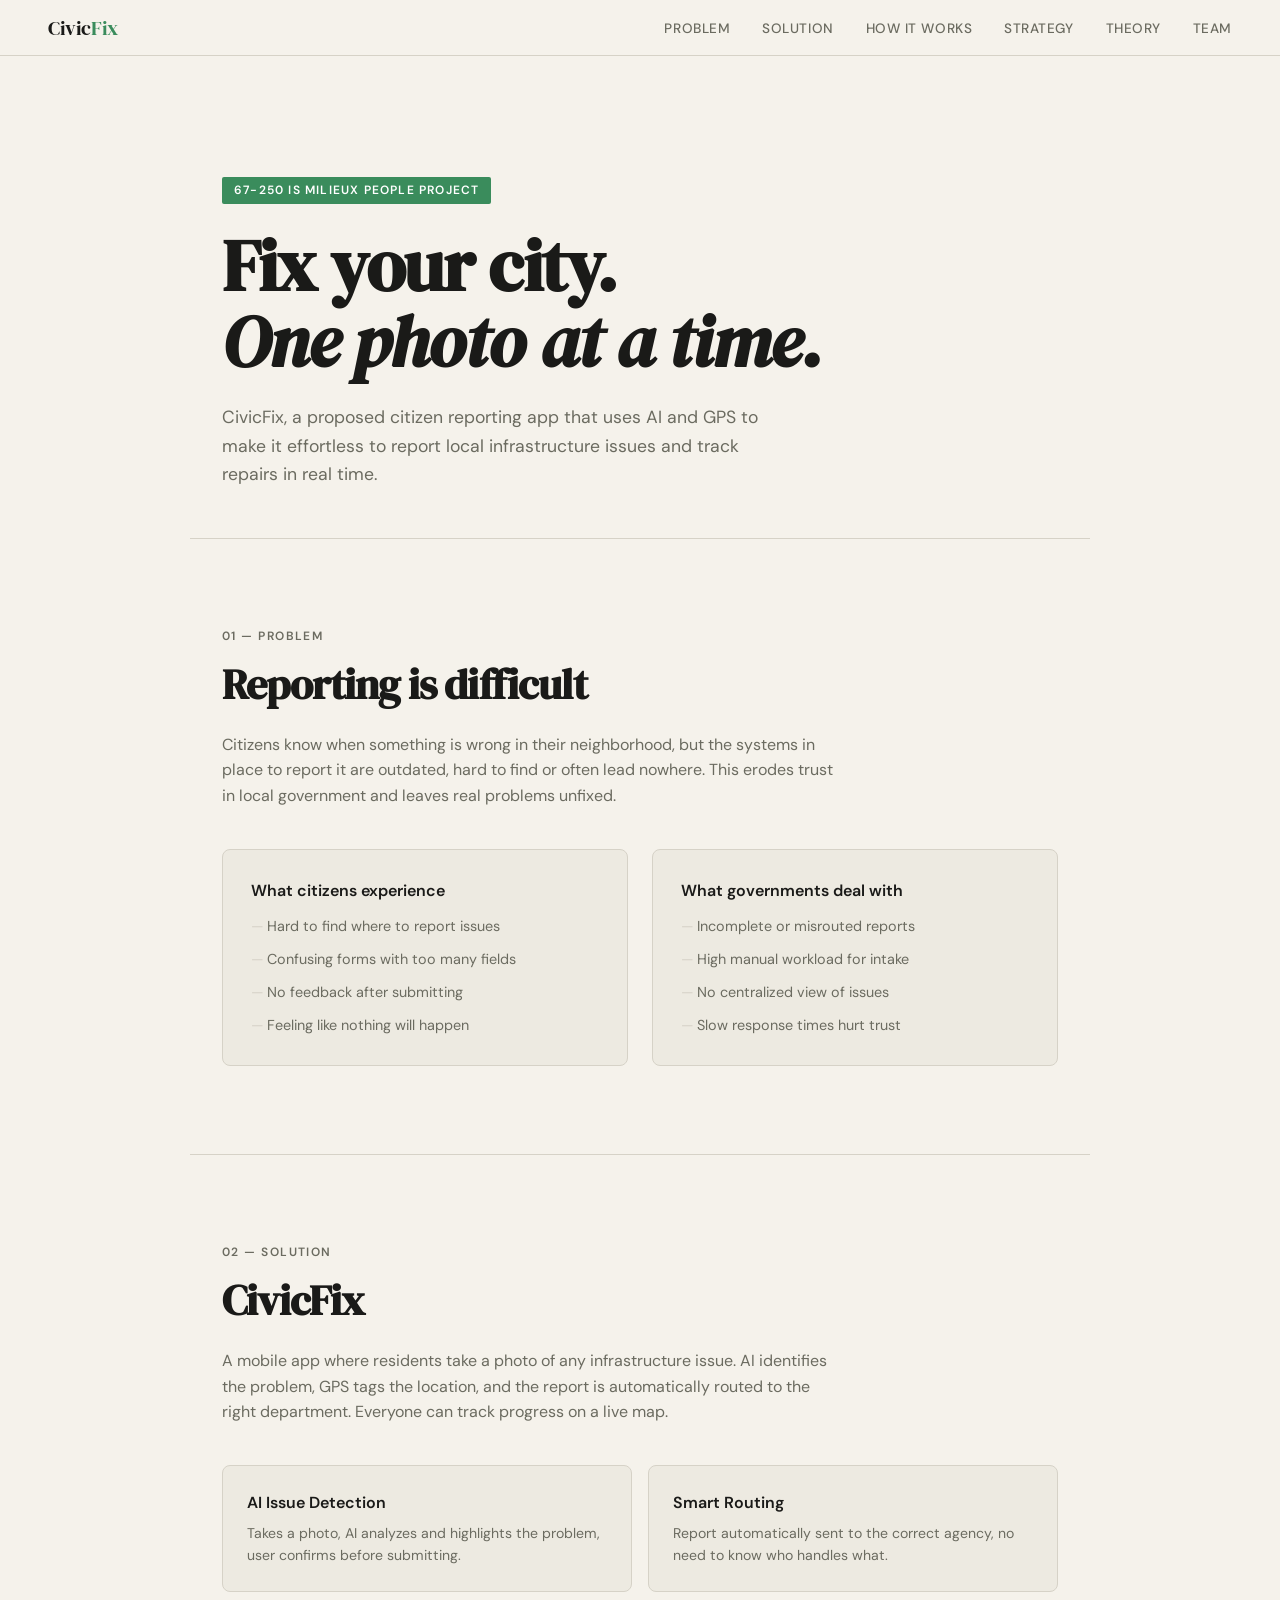
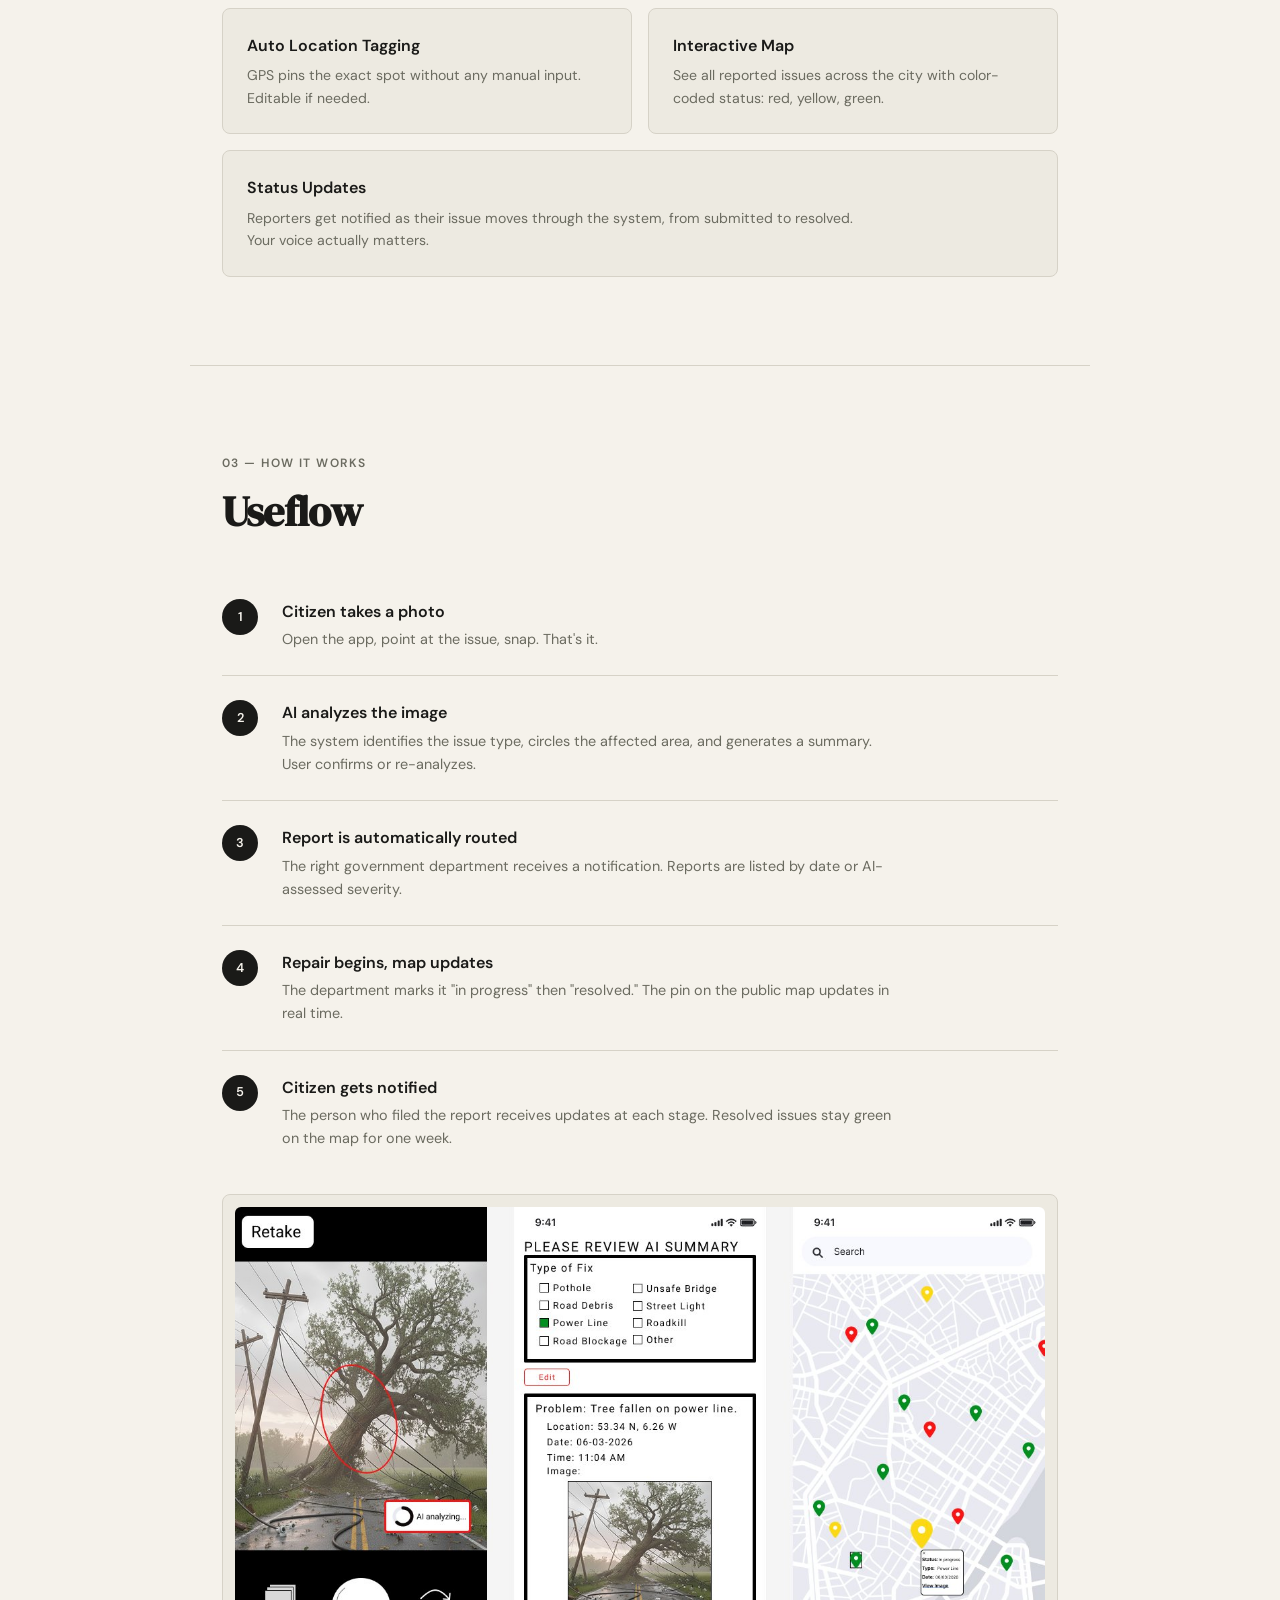
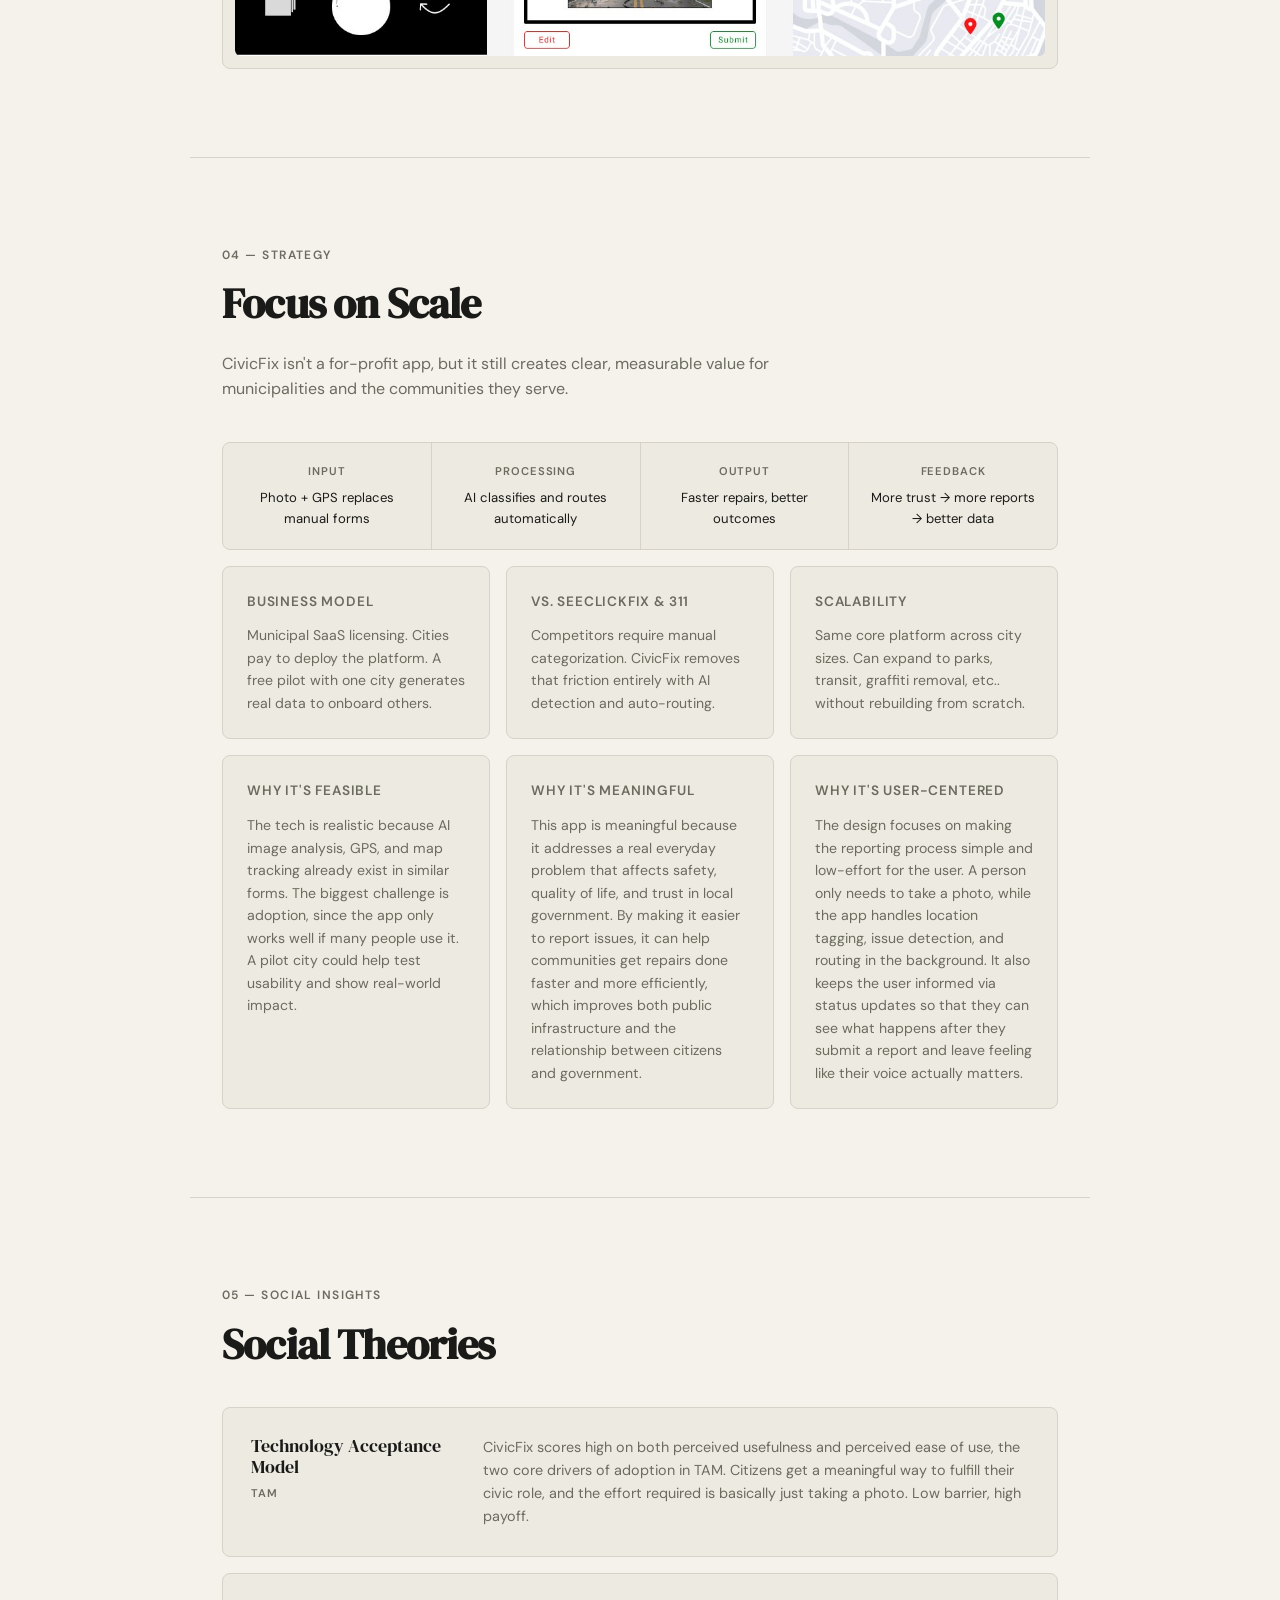
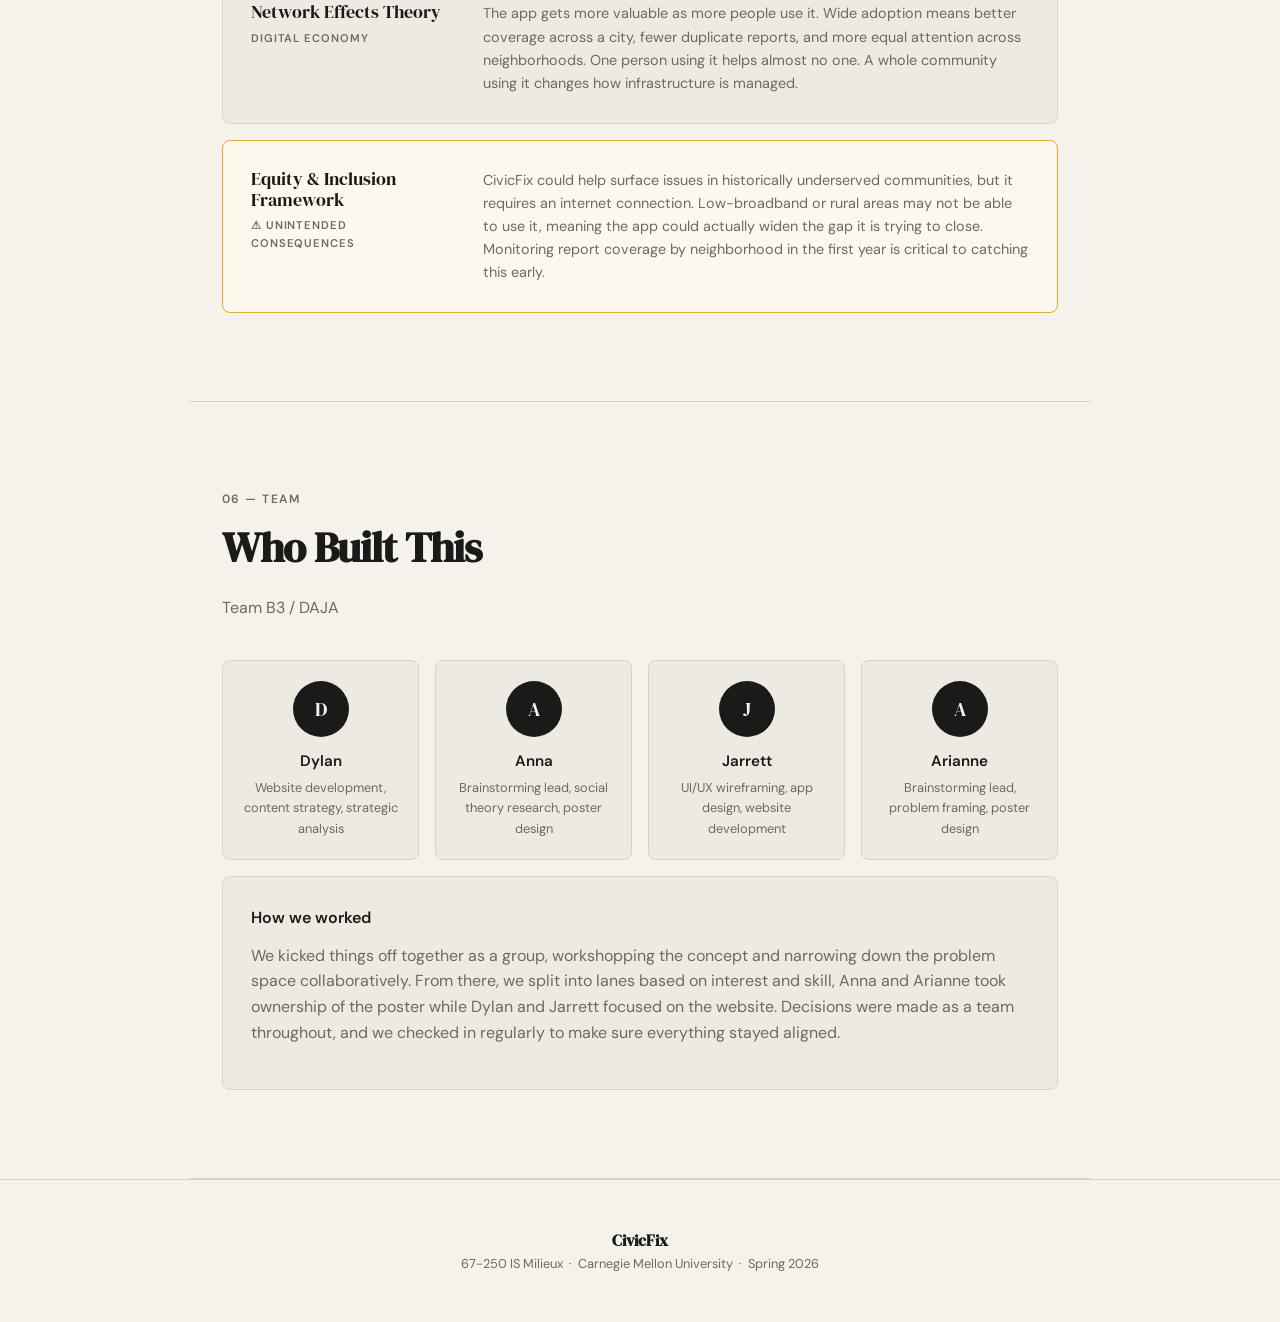
<file: index.html>
<!DOCTYPE html>
<html lang="en">
<head>
  <meta charset="UTF-8" />
  <meta name="viewport" content="width=device-width, initial-scale=1.0" />
  <title>CivicFix</title>
  <link href="https://fonts.googleapis.com/css2?family=DM+Serif+Display:ital@0;1&family=DM+Sans:wght@300;400;500;600&display=swap" rel="stylesheet" />
  <link rel="stylesheet" href="static/style.css" />
</head>
<body>

  <!-- NAV -->
  <nav>
    <div class="nav-logo">Civic<span>Fix</span></div>
    <ul class="nav-links">
      <li><a href="#problem">Problem</a></li>
      <li><a href="#solution">Solution</a></li>
      <li><a href="#workflow">How It Works</a></li>
      <li><a href="#strategy">Strategy</a></li>
      <li><a href="#theories">Theory</a></li>
      <li><a href="#team">Team</a></li>
    </ul>
  </nav>

  <!-- HERO -->
  <section id="hero">
    <div class="hero-tag">67-250 IS Milieux People Project</div>
    <h1>Fix your city.<br><em>One photo at a time.</em></h1>
    <p class="hero-sub">CivicFix, a proposed citizen reporting app that uses AI and GPS to make it effortless to report local infrastructure issues and track repairs in real time.</p>
  </section>

  <!-- PROBLEM -->
  <section id="problem" class="fade-in">
    <div class="section-label">01 — Problem</div>
    <h2>Reporting is difficult</h2>
    <p>Citizens know when something is wrong in their neighborhood, but the systems in place to report it are outdated, hard to find or often lead nowhere. This erodes trust in local government and leaves real problems unfixed.</p>
    <div class="two-col">
      <div class="col-card">
        <h3>What citizens experience</h3>
        <ul>
          <li>Hard to find where to report issues</li>
          <li>Confusing forms with too many fields</li>
          <li>No feedback after submitting</li>
          <li>Feeling like nothing will happen</li>
        </ul>
      </div>
      <div class="col-card">
        <h3>What governments deal with</h3>
        <ul>
          <li>Incomplete or misrouted reports</li>
          <li>High manual workload for intake</li>
          <li>No centralized view of issues</li>
          <li>Slow response times hurt trust</li>
        </ul>
      </div>
    </div>
  </section>

  <!-- SOLUTION -->
  <section id="solution" class="fade-in">
    <div class="section-label">02 — Solution</div>
    <h2>CivicFix</h2>
    <p>A mobile app where residents take a photo of any infrastructure issue. AI identifies the problem, GPS tags the location, and the report is automatically routed to the right department. Everyone can track progress on a live map.</p>
    <div class="features-grid">
      <div class="feature-card">
        <h3>AI Issue Detection</h3>
        <p>Takes a photo, AI analyzes and highlights the problem, user confirms before submitting.</p>
      </div>
      <div class="feature-card">
        <h3>Smart Routing</h3>
        <p>Report automatically sent to the correct agency, no need to know who handles what.</p>
      </div>
      <div class="feature-card">
        <h3>Auto Location Tagging</h3>
        <p>GPS pins the exact spot without any manual input. Editable if needed.</p>
      </div>
      <div class="feature-card">
        <h3>Interactive Map</h3>
        <p>See all reported issues across the city with color-coded status: red, yellow, green.</p>
      </div>
      <div class="feature-card" style="grid-column: span 2;">
        <h3>Status Updates</h3>
        <p>Reporters get notified as their issue moves through the system, from submitted to resolved. Your voice actually matters.</p>
      </div>
    </div>
  </section>

  <!-- WORKFLOW -->
  <section id="workflow" class="fade-in">
    <div class="section-label">03 — How It Works</div>
    <h2>Useflow</h2>
    <div class="workflow-steps">
      <div class="step">
        <div class="step-num">1</div>
        <div class="step-content">
          <h3>Citizen takes a photo</h3>
          <p>Open the app, point at the issue, snap. That's it.</p>
        </div>
      </div>
      <div class="step">
        <div class="step-num">2</div>
        <div class="step-content">
          <h3>AI analyzes the image</h3>
          <p>The system identifies the issue type, circles the affected area, and generates a summary. User confirms or re-analyzes.</p>
        </div>
      </div>
      <div class="step">
        <div class="step-num">3</div>
        <div class="step-content">
          <h3>Report is automatically routed</h3>
          <p>The right government department receives a notification. Reports are listed by date or AI-assessed severity.</p>
        </div>
      </div>
      <div class="step">
        <div class="step-num">4</div>
        <div class="step-content">
          <h3>Repair begins, map updates</h3>
          <p>The department marks it "in progress" then "resolved." The pin on the public map updates in real time.</p>
        </div>
      </div>
      <div class="step">
        <div class="step-num">5</div>
        <div class="step-content">
          <h3>Citizen gets notified</h3>
          <p>The person who filed the report receives updates at each stage. Resolved issues stay green on the map for one week.</p>
        </div>
      </div>
    </div>

    <div class="wireframe-showcase fade-in">
      <img src="static/app_wireframes.png" alt="CivicFix mobile app wireframes" />
    </div>
  </section>

  <!-- STRATEGY -->
  <section id="strategy" class="fade-in">
    <div class="section-label">04 — Strategy</div>
    <h2>Focus on Scale</h2>
    <p>CivicFix isn't a for-profit app, but it still creates clear, measurable value for municipalities and the communities they serve.</p>

    <div class="value-chain">
      <div class="vc-step">
        <div class="vc-label">Input</div>
        <div class="vc-desc">Photo + GPS replaces manual forms</div>
      </div>
      <div class="vc-step">
        <div class="vc-label">Processing</div>
        <div class="vc-desc">AI classifies and routes automatically</div>
      </div>
      <div class="vc-step">
        <div class="vc-label">Output</div>
        <div class="vc-desc">Faster repairs, better outcomes</div>
      </div>
      <div class="vc-step">
        <div class="vc-label">Feedback</div>
        <div class="vc-desc">More trust → more reports → better data</div>
      </div>
    </div>

    <div class="strategy-grid" style="margin-top: 16px;">
      <div class="strategy-card">
        <h3>Business Model</h3>
        <p>Municipal SaaS licensing. Cities pay to deploy the platform. A free pilot with one city generates real data to onboard others.</p>
      </div>
      <div class="strategy-card">
        <h3>vs. SeeClickFix & 311</h3>
        <p>Competitors require manual categorization. CivicFix removes that friction entirely with AI detection and auto-routing.</p>
      </div>
      <div class="strategy-card">
        <h3>Scalability</h3>
        <p>Same core platform across city sizes. Can expand to parks, transit, graffiti removal, etc.. without rebuilding from scratch.</p>
      </div>
    </div>

    <div class="strategy-grid" style="margin-top: 16px;">
      <div class="strategy-card">
        <h3>Why it's feasible</h3>
        <p>The tech is realistic because AI image analysis, GPS, and map tracking already exist in similar forms. The biggest challenge is adoption, since the app only works well if many people use it. A pilot city could help test usability and show real-world impact.</p>
      </div>
      <div class="strategy-card">
        <h3>Why it's meaningful</h3>
        <p>This app is meaningful because it addresses a real everyday problem that affects safety, quality of life, and trust in local government. By making it easier to report issues, it can help communities get repairs done faster and more efficiently, which improves both public infrastructure and the relationship between citizens and government.</p>
      </div>
      <div class="strategy-card">
        <h3>Why it's user-centered</h3>
        <p>The design focuses on making the reporting process simple and low-effort for the user. A person only needs to take a photo, while the app handles location tagging, issue detection, and routing in the background. It also keeps the user informed via status updates so that they can see what happens after they submit a report and leave feeling like their voice actually matters.</p>
      </div>
    </div>
  </section>

  <!-- THEORIES -->
  <section id="theories" class="fade-in">
    <div class="section-label">05 — Social Insights</div>
    <h2>Social Theories</h2>
    <div class="theory-list">
      <div class="theory-card">
        <div>
          <div class="theory-name">Technology Acceptance Model</div>
          <div class="theory-tag">TAM</div>
        </div>
        <div class="theory-body">
          <p>CivicFix scores high on both perceived usefulness and perceived ease of use, the two core drivers of adoption in TAM. Citizens get a meaningful way to fulfill their civic role, and the effort required is basically just taking a photo. Low barrier, high payoff.</p>
        </div>
      </div>
      <div class="theory-card">
        <div>
          <div class="theory-name">Network Effects Theory</div>
          <div class="theory-tag">Digital Economy</div>
        </div>
        <div class="theory-body">
          <p>The app gets more valuable as more people use it. Wide adoption means better coverage across a city, fewer duplicate reports, and more equal attention across neighborhoods. One person using it helps almost no one. A whole community using it changes how infrastructure is managed.</p>
        </div>
      </div>
      <div class="theory-card equity">
        <div>
          <div class="theory-name">Equity & Inclusion Framework</div>
          <div class="theory-tag">⚠ Unintended Consequences</div>
        </div>
        <div class="theory-body">
          <p>CivicFix could help surface issues in historically underserved communities, but it requires an internet connection. Low-broadband or rural areas may not be able to use it, meaning the app could actually widen the gap it is trying to close. Monitoring report coverage by neighborhood in the first year is critical to catching this early.</p>
        </div>
      </div>
    </div>
  </section>

  <!-- TEAM -->
  <section id="team" class="fade-in">
    <div class="section-label">06 — Team</div>
    <h2>Who Built This</h2>
    <p>Team B3 / DAJA</p>
    <div class="team-grid">
      <div class="team-card">
        <div class="avatar">D</div>
        <h3>Dylan</h3>
        <p>Website development, content strategy, strategic analysis</p>
      </div>
      <div class="team-card">
        <div class="avatar">A</div>
        <h3>Anna</h3>
        <p>Brainstorming lead, social theory research, poster design</p>
      </div>
      <div class="team-card">
        <div class="avatar">J</div>
        <h3>Jarrett</h3>
        <p>UI/UX wireframing, app design, website development</p>
      </div>
      <div class="team-card">
        <div class="avatar">A</div>
        <h3>Arianne</h3>
        <p>Brainstorming lead, problem framing, poster design</p>
      </div>
    </div>
    <div class="col-card" style="margin-top: 16px;">
      <h3>How we worked</h3>
      <p style="max-width: 100%; margin-top: 8px;">We kicked things off together as a group, workshopping the concept and narrowing down the problem space collaboratively. From there, we split into lanes based on interest and skill, Anna and Arianne took ownership of the poster while Dylan and Jarrett focused on the website. Decisions were made as a team throughout, and we checked in regularly to make sure everything stayed aligned.</p>
    </div>
  </section>

  <!-- FOOTER -->
  <footer>
    <strong>CivicFix</strong><br />
    67-250 IS Milieux &nbsp;·&nbsp; Carnegie Mellon University &nbsp;·&nbsp; Spring 2026
  </footer>

  <script src="static/script.js"></script>
</body>
</html>
</file>
<file: static/style.css>
:root {
  --bg: #f5f2eb;
  --ink: #1a1a18;
  --muted: #6b6b60;
  --red: #d94f3d;
  --yellow: #e8a838;
  --green: #3a8c5c;
  --card: #edeae1;
  --border: #d6d2c7;
}

* { margin: 0; padding: 0; box-sizing: border-box; }

html { scroll-behavior: smooth; }

body {
  background: var(--bg);
  color: var(--ink);
  font-family: 'DM Sans', sans-serif;
  font-size: 16px;
  line-height: 1.6;
}

/* NAV */
nav {
  position: sticky;
  top: 0;
  z-index: 100;
  background: var(--bg);
  border-bottom: 1px solid var(--border);
  display: flex;
  align-items: center;
  justify-content: space-between;
  padding: 0 48px;
  height: 56px;
}

.nav-logo {
  font-family: 'DM Serif Display', serif;
  font-size: 1.25rem;
  letter-spacing: -0.02em;
}

.nav-logo span { color: var(--green); }

.nav-links {
  display: flex;
  gap: 32px;
  list-style: none;
}

.nav-links a {
  text-decoration: none;
  color: var(--muted);
  font-size: 0.85rem;
  font-weight: 500;
  letter-spacing: 0.04em;
  text-transform: uppercase;
  transition: color 0.2s;
}

.nav-links a:hover { color: var(--ink); }

/* SECTIONS */
section {
  max-width: 900px;
  margin: 0 auto;
  padding: 88px 32px;
}

.section-label {
  font-size: 0.75rem;
  font-weight: 600;
  letter-spacing: 0.12em;
  text-transform: uppercase;
  color: var(--muted);
  margin-bottom: 16px;
}

h1 {
  font-family: 'DM Serif Display', serif;
  font-size: clamp(2.8rem, 6vw, 4.5rem);
  line-height: 1.05;
  letter-spacing: -0.02em;
  margin-bottom: 24px;
}

h2 {
  font-family: 'DM Serif Display', serif;
  font-size: clamp(1.8rem, 4vw, 2.6rem);
  line-height: 1.1;
  letter-spacing: -0.02em;
  margin-bottom: 24px;
}

h3 {
  font-size: 1rem;
  font-weight: 600;
  margin-bottom: 8px;
}

p {
  color: var(--muted);
  max-width: 620px;
  margin-bottom: 16px;
}

/* HERO */
#hero {
  padding-top: 120px;
  padding-bottom: 10px;
  border-bottom: 1px solid var(--border);
}

.hero-tag {
  display: inline-block;
  background: var(--green);
  color: white;
  font-size: 0.75rem;
  font-weight: 600;
  letter-spacing: 0.1em;
  text-transform: uppercase;
  padding: 4px 12px;
  border-radius: 2px;
  margin-bottom: 24px;
}

.hero-sub {
  font-size: 1.1rem;
  color: var(--muted);
  max-width: 540px;
  margin-bottom: 40px;
}

/* DIVIDER */
hr {
  border: none;
  border-top: 1px solid var(--border);
}

/* PROBLEM */
#problem { border-bottom: 1px solid var(--border); }

.two-col {
  display: grid;
  grid-template-columns: 1fr 1fr;
  gap: 24px;
  margin-top: 40px;
}

.col-card {
  background: var(--card);
  border: 1px solid var(--border);
  border-radius: 8px;
  padding: 28px;
}

.col-card h3 { margin-bottom: 12px; }

.col-card ul {
  list-style: none;
  display: flex;
  flex-direction: column;
  gap: 10px;
}

.col-card ul li {
  font-size: 0.9rem;
  color: var(--muted);
  padding-left: 16px;
  position: relative;
}

.col-card ul li::before {
  content: '—';
  position: absolute;
  left: 0;
  color: var(--border);
}

/* SOLUTION */
#solution { border-bottom: 1px solid var(--border); }

.features-grid {
  display: grid;
  grid-template-columns: 1fr 1fr;
  gap: 16px;
  margin-top: 40px;
}

.feature-card {
  background: var(--card);
  border: 1px solid var(--border);
  border-radius: 8px;
  padding: 24px;
  transition: border-color 0.2s;
}

.feature-icon {
  font-size: 1.4rem;
  margin-bottom: 12px;
}

.feature-card h3 { margin-bottom: 6px; }

.feature-card p {
  font-size: 0.88rem;
  margin: 0;
}

.wireframe-showcase {
  margin-top: 20px;
  background: var(--card);
  border: 1px solid var(--border);
  border-radius: 8px;
  padding: 12px;
}

.wireframe-showcase img {
  width: 100%;
  height: auto;
  display: block;
  border-radius: 6px;
}

/* WORKFLOW */
#workflow { border-bottom: 1px solid var(--border); }

.workflow-steps {
  margin-top: 40px;
  display: flex;
  flex-direction: column;
  gap: 0;
}

.step {
  display: grid;
  grid-template-columns: 40px 1fr;
  gap: 20px;
  padding: 24px 0;
  border-bottom: 1px solid var(--border);
  align-items: start;
}

.step:last-child { border-bottom: none; }

.step-num {
  width: 36px;
  height: 36px;
  border-radius: 50%;
  background: var(--ink);
  color: var(--bg);
  display: flex;
  align-items: center;
  justify-content: center;
  font-size: 0.8rem;
  font-weight: 600;
  flex-shrink: 0;
}

.step-content h3 { margin-bottom: 4px; }
.step-content p { margin: 0; font-size: 0.9rem; }

/* STRATEGY */
#strategy { border-bottom: 1px solid var(--border); }

.strategy-grid {
  display: grid;
  grid-template-columns: 1fr 1fr 1fr;
  gap: 16px;
  margin-top: 40px;
}

.strategy-card {
  background: var(--card);
  border: 1px solid var(--border);
  border-radius: 8px;
  padding: 24px;
}

.strategy-card h3 {
  font-size: 0.85rem;
  letter-spacing: 0.06em;
  text-transform: uppercase;
  color: var(--muted);
  margin-bottom: 12px;
}

.strategy-card p {
  font-size: 0.88rem;
  margin: 0;
}

.value-chain {
  margin-top: 40px;
  display: flex;
  align-items: center;
  gap: 0;
  background: var(--card);
  border: 1px solid var(--border);
  border-radius: 8px;
  overflow: hidden;
}

.vc-step {
  flex: 1;
  padding: 20px 16px;
  text-align: center;
  border-right: 1px solid var(--border);
  position: relative;
}

.vc-step:last-child { border-right: none; }

.vc-label {
  font-size: 0.7rem;
  font-weight: 600;
  text-transform: uppercase;
  letter-spacing: 0.08em;
  color: var(--muted);
  margin-bottom: 6px;
}

.vc-desc {
  font-size: 0.82rem;
  color: var(--ink);
}

/* SOCIAL THEORIES */
#theories { border-bottom: 1px solid var(--border); }

.theory-list {
  margin-top: 40px;
  display: flex;
  flex-direction: column;
  gap: 16px;
}

.theory-card {
  background: var(--card);
  border: 1px solid var(--border);
  border-radius: 8px;
  padding: 28px;
  display: grid;
  grid-template-columns: 200px 1fr;
  gap: 32px;
  align-items: start;
}

.theory-name {
  font-family: 'DM Serif Display', serif;
  font-size: 1.1rem;
  line-height: 1.2;
}

.theory-tag {
  display: inline-block;
  font-size: 0.7rem;
  font-weight: 600;
  letter-spacing: 0.08em;
  text-transform: uppercase;
  color: var(--muted);
  margin-top: 6px;
}

.theory-body p {
  font-size: 0.9rem;
  margin: 0;
  max-width: 100%;
}

.theory-card.equity {
  border-color: var(--yellow);
  background: #fdf8ee;
}

/* TEAM */
#team { border-bottom: 1px solid var(--border); }

.team-grid {
  display: grid;
  grid-template-columns: repeat(4, 1fr);
  gap: 16px;
  margin-top: 40px;
}

.team-card {
  background: var(--card);
  border: 1px solid var(--border);
  border-radius: 8px;
  padding: 20px;
  text-align: center;
}

.avatar {
  width: 56px;
  height: 56px;
  border-radius: 50%;
  background: var(--ink);
  color: var(--bg);
  display: flex;
  align-items: center;
  justify-content: center;
  font-family: 'DM Serif Display', serif;
  font-size: 1.2rem;
  margin: 0 auto 12px;
}

.team-card h3 { font-size: 0.95rem; margin-bottom: 4px; }

.team-card p {
  font-size: 0.8rem;
  margin: 0;
  max-width: 100%;
}

/* FOOTER */
footer {
  text-align: center;
  padding: 48px 32px;
  font-size: 0.8rem;
  color: var(--muted);
  border-top: 1px solid var(--border);
}

footer strong {
  font-family: 'DM Serif Display', serif;
  color: var(--ink);
  font-size: 1rem;
}

/* FADE IN */
.fade-in {
  opacity: 0;
  transform: translateY(20px);
  transition: opacity 0.5s ease, transform 0.5s ease;
}

.fade-in.visible {
  opacity: 1;
  transform: translateY(0);
}

@media (max-width: 680px) {
  nav { padding: 0 20px; }
  .nav-links { display: none; }
  section { padding: 60px 20px; }
  .two-col, .features-grid, .strategy-grid, .theory-card, .team-grid {
    grid-template-columns: 1fr;
  }
  .value-chain { flex-direction: column; }
  .vc-step { border-right: none; border-bottom: 1px solid var(--border); }
  .vc-step:last-child { border-bottom: none; }
}
</file>
